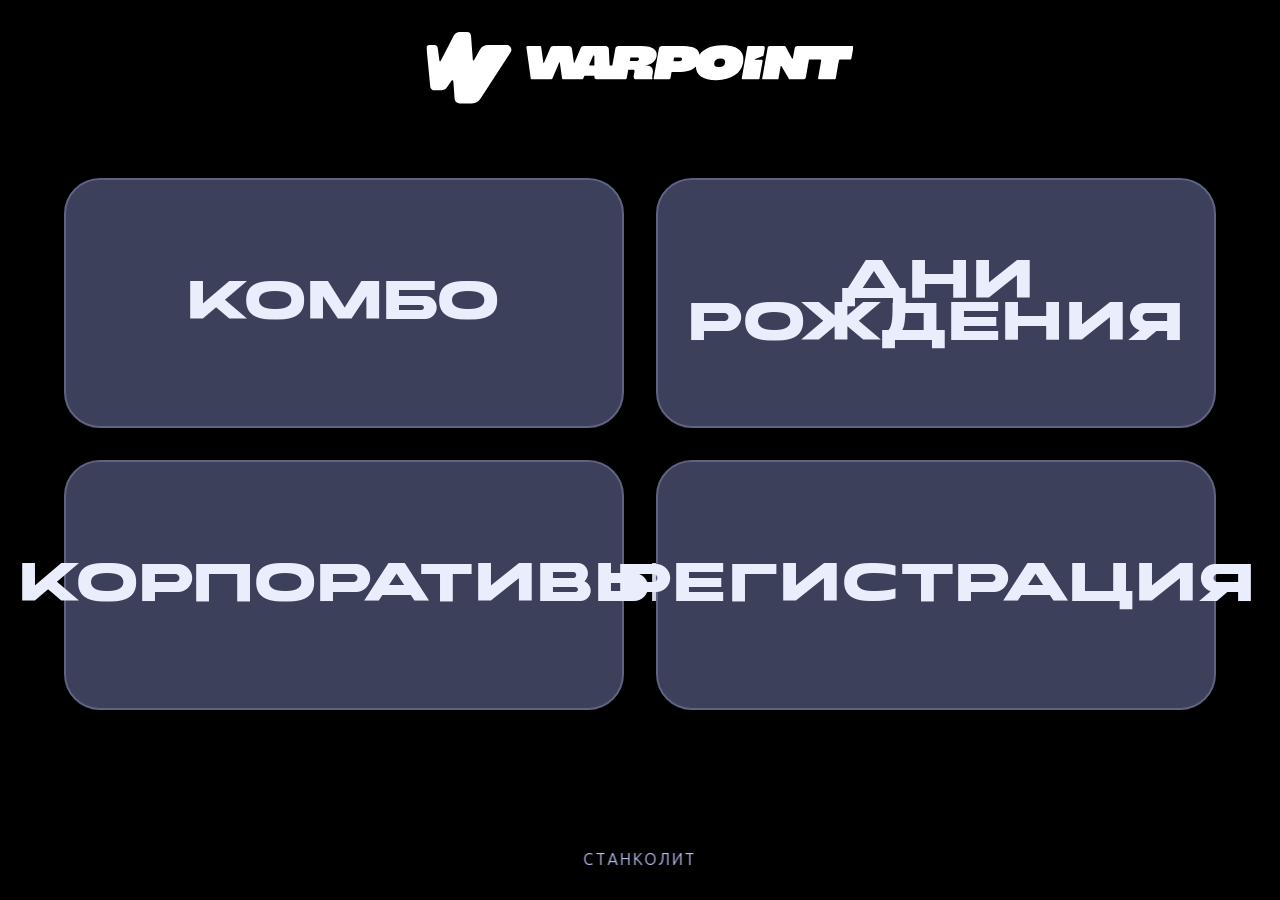
<file: index.html>
<!DOCTYPE html>
<html lang="en">
<head>
    <meta charset="UTF-8">
    <meta name="viewport" content="width=device-width, initial-scale=1.0, maximum-scale=1.0, user-scalable=no, viewport-fit=cover">
    <title>WARPOINT · Станколит</title>
    <link rel="stylesheet" href="styles.css">
</head>
<body class="home" id="main-page">
    <div class="app">
        <div class="logo-container">
            <div class="logo-svg-wrapper">
                <img class="logo-full" src="svgs/logofull.svg" alt="Full logo" draggable="false">
                <img class="logo-short" src="svgs/logoshort.svg" alt="Short logo" draggable="false">
            </div>
        </div>

        <div class="page-wrapper" id="pageWrapper">
            <div class="home-content" id="homeContent">
                <a href="#" class="nav-card" data-url="combo.html">Комбо</a>
                <a href="#" class="nav-card" data-url="birthdays.html">Дни рождения</a>
                <a href="#" class="nav-card" data-url="corporate.html">Корпоративы</a>
                <a href="#" class="nav-card" data-url="registration.html">Регистрация</a>
            </div>
        </div>
    </div>
    
    <div class="page-indicator" id="pageIndicator">Станколит</div>

    <script>
        (function() {
            const body = document.getElementById('main-page');
            const pageWrapper = document.getElementById('pageWrapper');
            const pageIndicator = document.getElementById('pageIndicator');
            let isTransitioning = false;

            // Анимация появления элементов
            function animateEntrance() {
                const cards = document.querySelectorAll('.nav-card');
                const indicator = document.getElementById('pageIndicator');
                
                // Сбрасываем классы
                cards.forEach(card => {
                    card.classList.remove('animate-item');
                });
                if (indicator) indicator.classList.remove('visible');
                
                // Форсируем reflow
                void document.body.offsetHeight;
                
                // Анимируем карточки с задержкой
                cards.forEach((card, index) => {
                    setTimeout(() => {
                        card.classList.add('animate-item');
                    }, index * 80);
                });
                
                // Анимируем индикатор
                setTimeout(() => {
                    if (indicator) indicator.classList.add('visible');
                }, cards.length * 80 + 50);
            }

            function navigateToInner(url) {
                if (isTransitioning) return;
                isTransitioning = true;
                
                body.classList.add('morphing');
                pageWrapper.classList.add('slide-out-left');
                
                setTimeout(() => {
                    window.location.href = url;
                }, 400);
            }

            document.querySelectorAll('.nav-card').forEach(card => {
                card.addEventListener('click', (e) => {
                    e.preventDefault();
                    const url = card.getAttribute('data-url');
                    navigateToInner(url);
                });
            });
            
            // Запускаем анимацию при загрузке
            animateEntrance();
        })();
    </script>
</body>
</html>
</file>
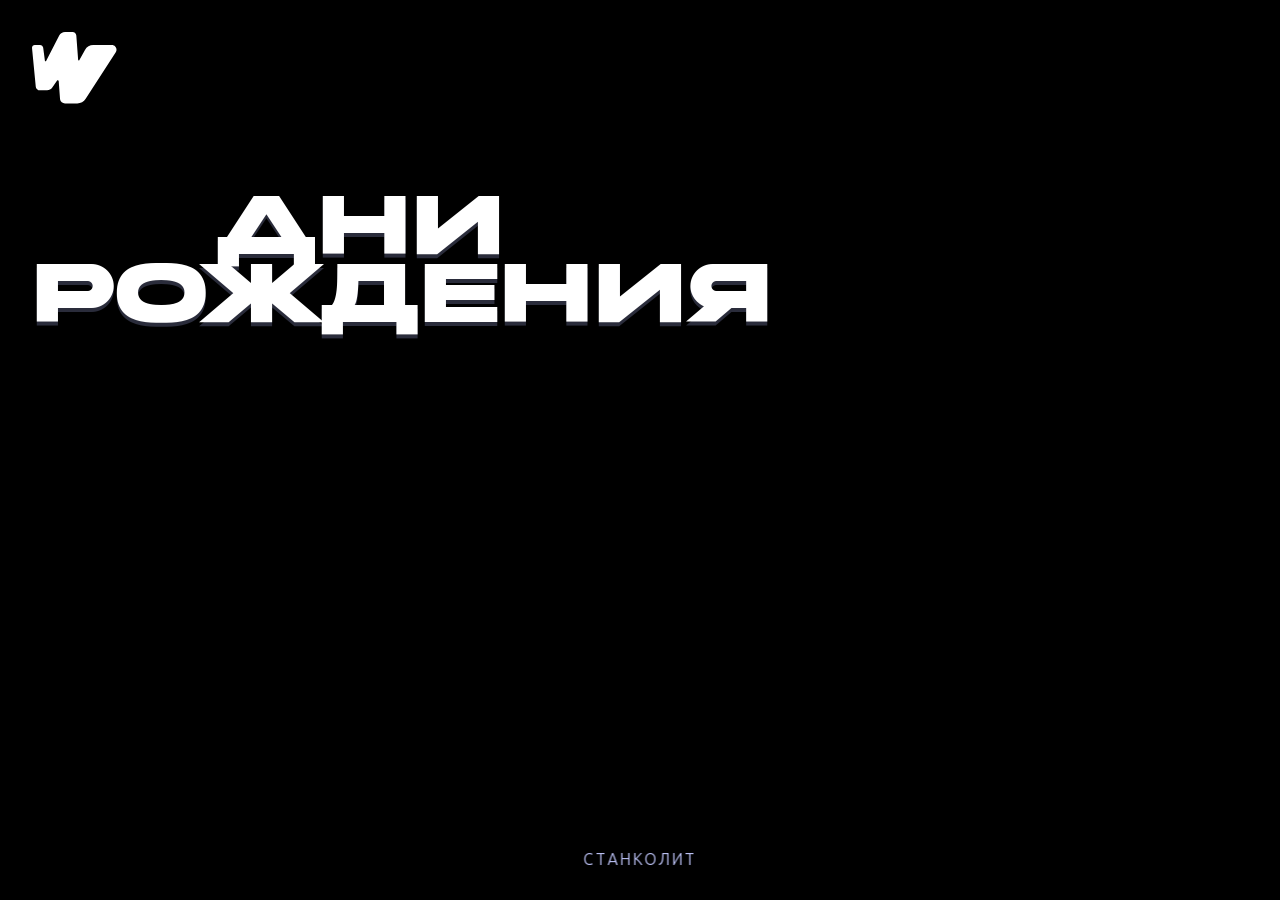
<file: birthdays.html>
<!DOCTYPE html>
<html lang="en">
<head>
    <meta charset="UTF-8">
    <meta name="viewport" content="width=device-width, initial-scale=1.0, maximum-scale=1.0, user-scalable=no, viewport-fit=cover">
    <title>WARPOINT · Дни Рождения</title>
    <link rel="stylesheet" href="styles.css">
</head>
<body class="inner" id="main-page">
    <div class="app">
        <div class="logo-container">
            <div class="logo-svg-wrapper">
                <img class="logo-full" src="svgs/logofull.svg" alt="Full logo" draggable="false">
                <img class="logo-short" src="svgs/logoshort.svg" alt="Short logo" draggable="false">
            </div>
        </div>

        <div class="page-wrapper" id="pageWrapper">
            <div class="inner-content" id="innerContent">
                <h2>Дни Рождения</h2>
            </div>
        </div>
    </div>
    
    <div class="page-indicator" id="pageIndicator">Станколит</div>

    <script>
        (function() {
            const body = document.getElementById('main-page');
            const pageWrapper = document.getElementById('pageWrapper');
            const pageIndicator = document.getElementById('pageIndicator');
            let isTransitioning = false;

            // Анимация появления элементов
            function animateEntrance() {
                const title = document.querySelector('.inner-content h2');
                const indicator = document.getElementById('pageIndicator');
                
                // Сбрасываем классы
                if (title) title.classList.remove('animate-item');
                if (indicator) indicator.classList.remove('visible');
                
                // Форсируем reflow
                void document.body.offsetHeight;
                
                // Анимируем заголовок
                setTimeout(() => {
                    if (title) title.classList.add('animate-item');
                }, 100);
                
                // Анимируем индикатор
                setTimeout(() => {
                    if (indicator) indicator.classList.add('visible');
                }, 300);
            }

            function navigateToHome() {
                if (isTransitioning) return;
                isTransitioning = true;
                
                body.classList.add('morphing');
                pageWrapper.style.transform = 'translateX(100%)';
                pageWrapper.style.transition = 'transform 0.4s cubic-bezier(0.65, 0, 0.35, 1)';
                
                setTimeout(() => {
                    window.location.href = 'index.html';
                }, 400);
            }

            document.querySelector('.logo-container').addEventListener('click', (e) => {
                e.preventDefault();
                navigateToHome();
            });
            
            setTimeout(() => {
                pageWrapper.style.transform = 'translateX(0)';
                pageWrapper.style.transition = 'transform 0.4s cubic-bezier(0.65, 0, 0.35, 1)';
            }, 50);
            
            // Запускаем анимацию появления
            animateEntrance();
        })();
    </script>
</body>
</html>
</file>
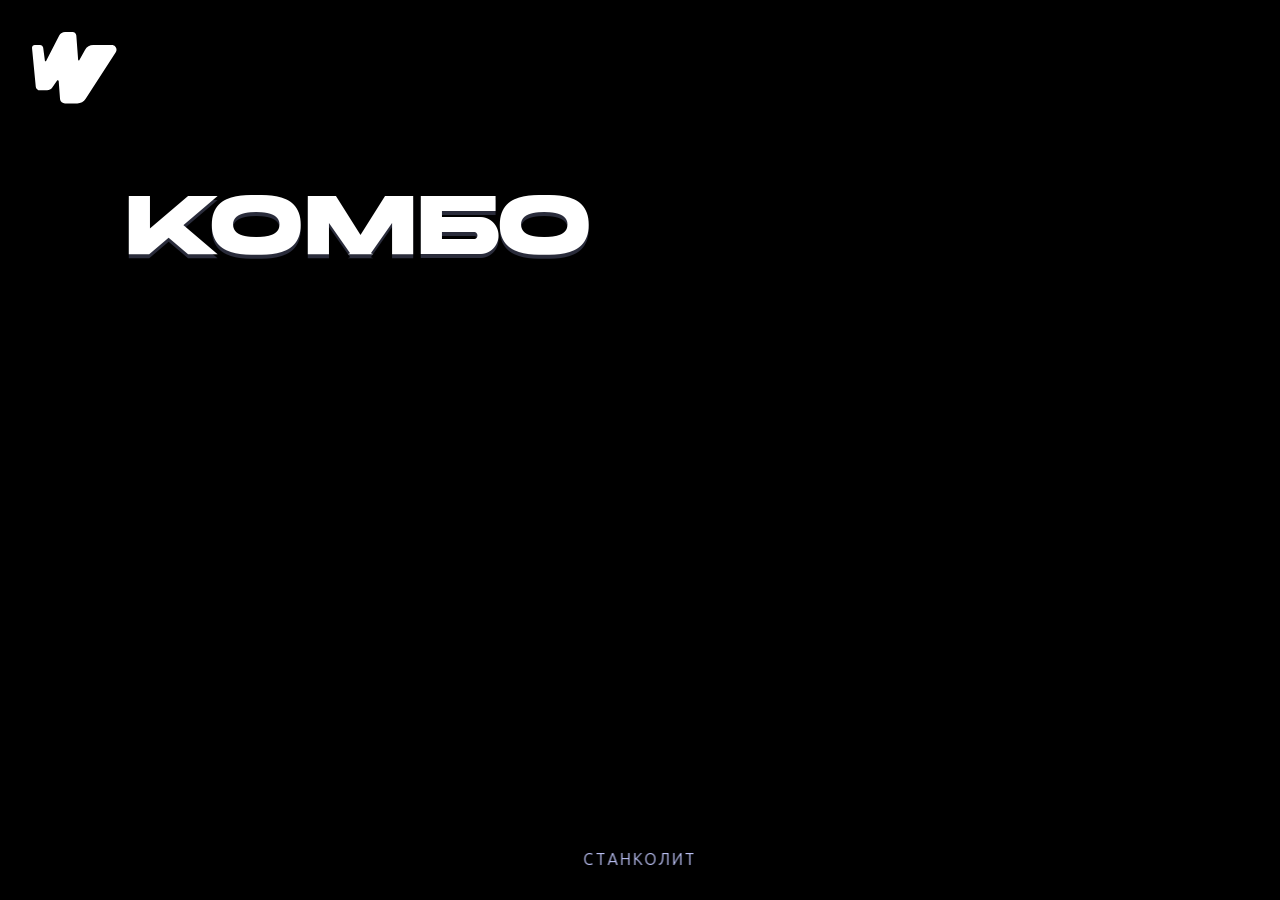
<file: combo.html>
<!DOCTYPE html>
<html lang="en">
<head>
    <meta charset="UTF-8">
    <meta name="viewport" content="width=device-width, initial-scale=1.0, maximum-scale=1.0, user-scalable=no, viewport-fit=cover">
    <title>WARPOINT · Комбо</title>
    <link rel="stylesheet" href="styles.css">
</head>
<body class="inner" id="main-page">
    <div class="app">
        <div class="logo-container">
            <div class="logo-svg-wrapper">
                <img class="logo-full" src="svgs/logofull.svg" alt="Full logo" draggable="false">
                <img class="logo-short" src="svgs/logoshort.svg" alt="Short logo" draggable="false">
            </div>
        </div>

        <div class="page-wrapper" id="pageWrapper">
            <div class="inner-content" id="innerContent">
                <h2>Комбо</h2>
            </div>
        </div>
    </div>
    
    <div class="page-indicator" id="pageIndicator">Станколит</div>

    <script>
        (function() {
            const body = document.getElementById('main-page');
            const pageWrapper = document.getElementById('pageWrapper');
            const pageIndicator = document.getElementById('pageIndicator');
            let isTransitioning = false;

            // Анимация появления элементов
            function animateEntrance() {
                const title = document.querySelector('.inner-content h2');
                const indicator = document.getElementById('pageIndicator');
                
                // Сбрасываем классы
                if (title) title.classList.remove('animate-item');
                if (indicator) indicator.classList.remove('visible');
                
                // Форсируем reflow
                void document.body.offsetHeight;
                
                // Анимируем заголовок
                setTimeout(() => {
                    if (title) title.classList.add('animate-item');
                }, 100);
                
                // Анимируем индикатор
                setTimeout(() => {
                    if (indicator) indicator.classList.add('visible');
                }, 300);
            }

            function navigateToHome() {
                if (isTransitioning) return;
                isTransitioning = true;
                
                body.classList.add('morphing');
                pageWrapper.style.transform = 'translateX(100%)';
                pageWrapper.style.transition = 'transform 0.4s cubic-bezier(0.65, 0, 0.35, 1)';
                
                setTimeout(() => {
                    window.location.href = 'index.html';
                }, 400);
            }

            document.querySelector('.logo-container').addEventListener('click', (e) => {
                e.preventDefault();
                navigateToHome();
            });
            
            setTimeout(() => {
                pageWrapper.style.transform = 'translateX(0)';
                pageWrapper.style.transition = 'transform 0.4s cubic-bezier(0.65, 0, 0.35, 1)';
            }, 50);
            
            // Запускаем анимацию появления
            animateEntrance();
        })();
    </script>
</body>
</html>
</file>
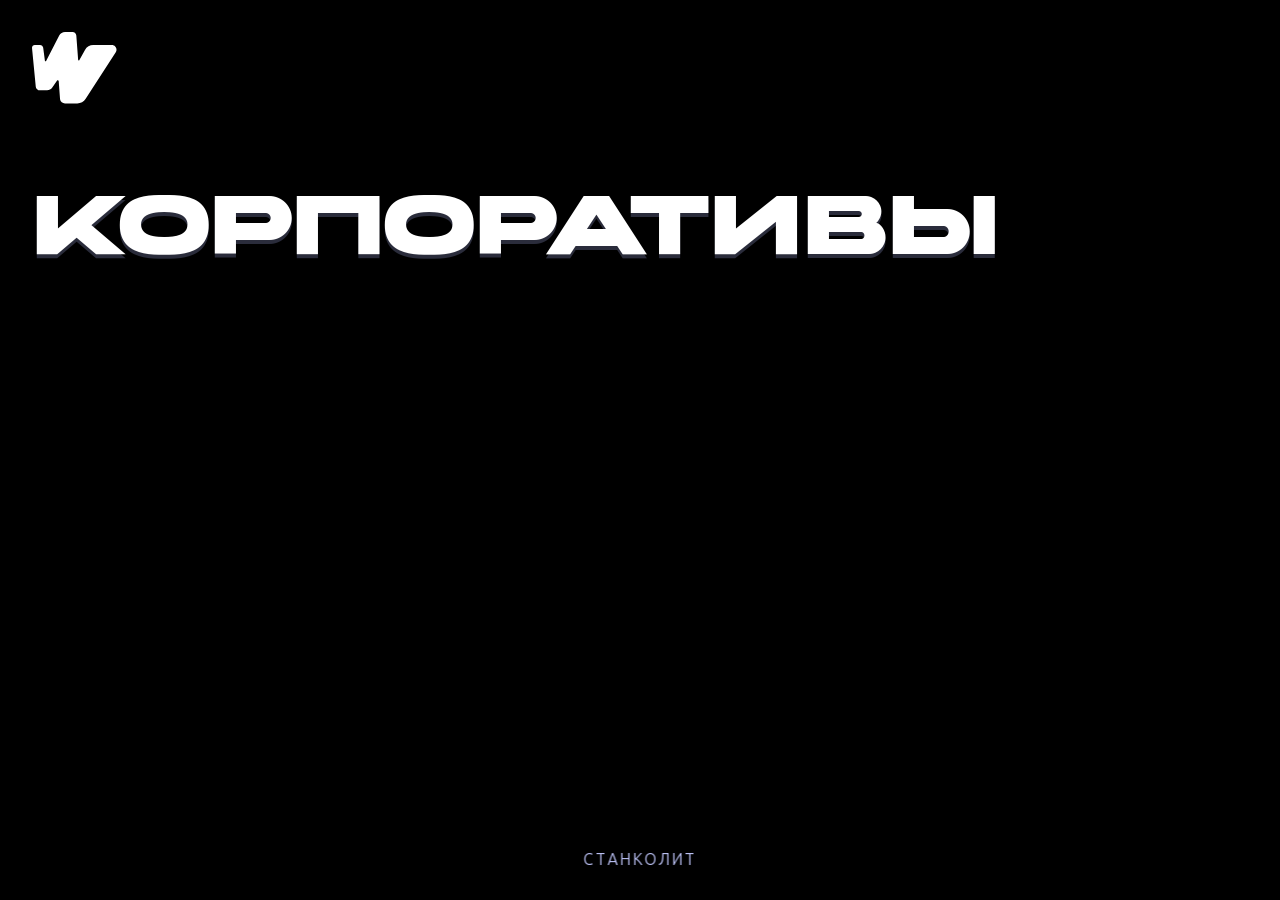
<file: corporate.html>
<!DOCTYPE html>
<html lang="en">
<head>
    <meta charset="UTF-8">
    <meta name="viewport" content="width=device-width, initial-scale=1.0, maximum-scale=1.0, user-scalable=no, viewport-fit=cover">
    <title>WARPOINT · Корпоративы</title>
    <link rel="stylesheet" href="styles.css">
</head>
<body class="inner" id="main-page">
    <div class="app">
        <div class="logo-container">
            <div class="logo-svg-wrapper">
                <img class="logo-full" src="svgs/logofull.svg" alt="Full logo" draggable="false">
                <img class="logo-short" src="svgs/logoshort.svg" alt="Short logo" draggable="false">
            </div>
        </div>

        <div class="page-wrapper" id="pageWrapper">
            <div class="inner-content" id="innerContent">
                <h2>Корпоративы</h2>
            </div>
        </div>
    </div>
    
    <div class="page-indicator" id="pageIndicator">Станколит</div>

    <script>
        (function() {
            const body = document.getElementById('main-page');
            const pageWrapper = document.getElementById('pageWrapper');
            const pageIndicator = document.getElementById('pageIndicator');
            let isTransitioning = false;

            // Анимация появления элементов
            function animateEntrance() {
                const title = document.querySelector('.inner-content h2');
                const indicator = document.getElementById('pageIndicator');
                
                // Сбрасываем классы
                if (title) title.classList.remove('animate-item');
                if (indicator) indicator.classList.remove('visible');
                
                // Форсируем reflow
                void document.body.offsetHeight;
                
                // Анимируем заголовок
                setTimeout(() => {
                    if (title) title.classList.add('animate-item');
                }, 100);
                
                // Анимируем индикатор
                setTimeout(() => {
                    if (indicator) indicator.classList.add('visible');
                }, 300);
            }

            function navigateToHome() {
                if (isTransitioning) return;
                isTransitioning = true;
                
                body.classList.add('morphing');
                pageWrapper.style.transform = 'translateX(100%)';
                pageWrapper.style.transition = 'transform 0.4s cubic-bezier(0.65, 0, 0.35, 1)';
                
                setTimeout(() => {
                    window.location.href = 'index.html';
                }, 400);
            }

            document.querySelector('.logo-container').addEventListener('click', (e) => {
                e.preventDefault();
                navigateToHome();
            });
            
            setTimeout(() => {
                pageWrapper.style.transform = 'translateX(0)';
                pageWrapper.style.transition = 'transform 0.4s cubic-bezier(0.65, 0, 0.35, 1)';
            }, 50);
            
            // Запускаем анимацию появления
            animateEntrance();
        })();
    </script>
</body>
</html>
</file>
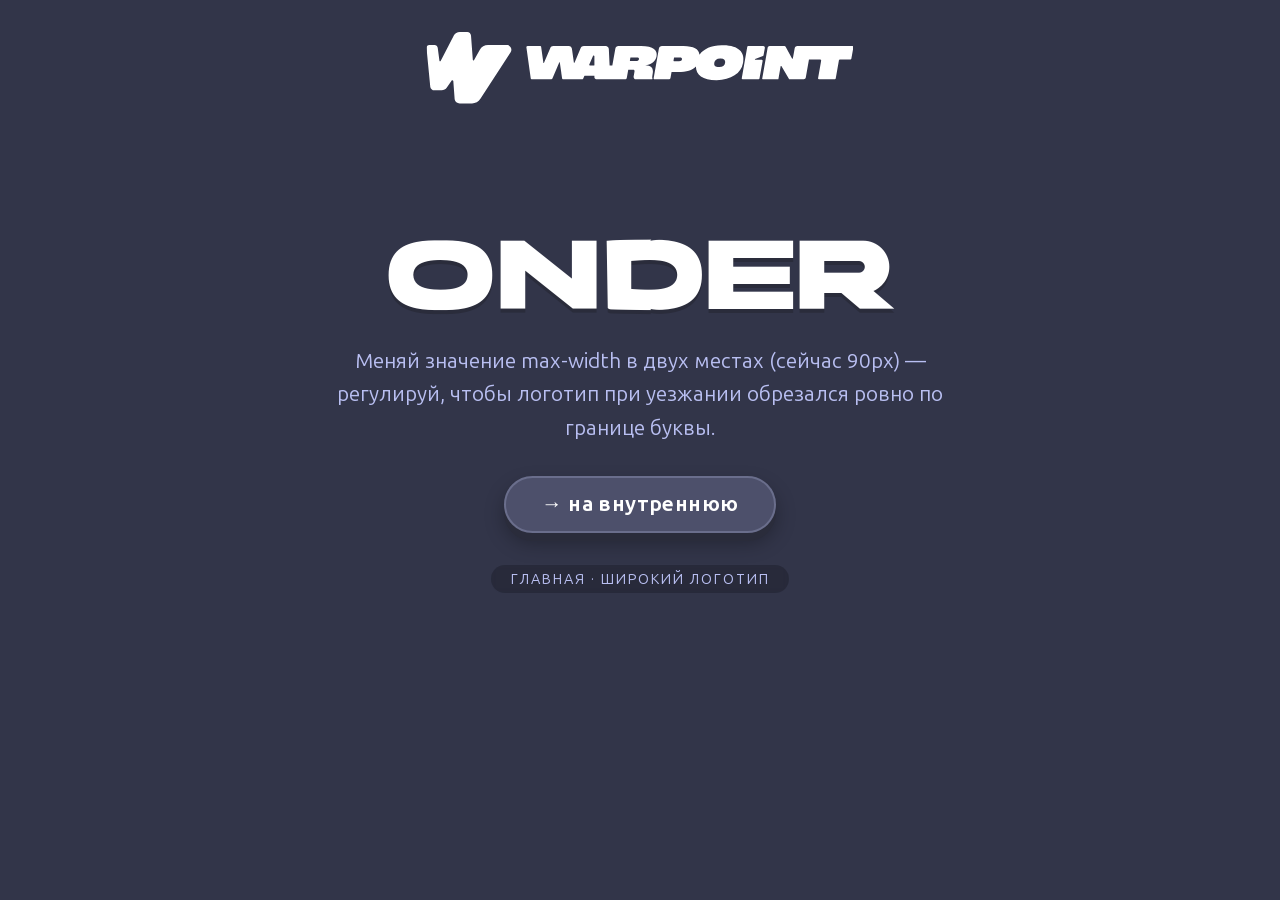
<file: indexx.html>
<!DOCTYPE html>
<html lang="en">
<head>
    <meta charset="UTF-8">
    <meta name="viewport" content="width=device-width, initial-scale=1.0, maximum-scale=1.0, user-scalable=no, viewport-fit=cover">
    <title>WARPOINT HOME</title>
    <style>
        @font-face {
            font-family: 'Onder';
            src: url('fonts/Onder.woff2') format('woff2');
            font-weight: normal;
            font-style: normal;
            font-display: swap;
        }

        @font-face {
            font-family: 'Ubuntu';
            src: url('fonts/UbuntuRegular.woff2') format('woff2');
            font-weight: normal;
            font-style: normal;
            font-display: swap;
        }

        @font-face {
            font-family: 'Ubuntu';
            src: url('fonts/UbuntuBold.woff2') format('woff2');
            font-weight: bold;
            font-style: normal;
            font-display: swap;
        }

        * {
            margin: 0;
            padding: 0;
            box-sizing: border-box;
        }

        body {
            background-color: #323549;
            font-family: 'Ubuntu', system-ui, -apple-system, sans-serif;
            min-height: 100vh;
            color: #eaeefc;
        }

        .app {
            max-width: 100vw;
            min-height: 100vh;
            padding: 1rem 2rem 2rem 2rem;
            display: flex;
            flex-direction: column;
            align-items: center;
            position: relative;
        }

        /* общие стили для логотипов */
        .logo-full, .logo-short {
            height: 8vh;
            min-height: 44px;
            width: auto;
            object-fit: contain;
            background: transparent;
            border: none;
            outline: none;
        }

        /* HOME */
        .home .logo-container {
            position: absolute;
            left: 50%;
            top: 2rem;
            transform: translateX(-50%);
            width: fit-content;
            overflow: hidden;
        }

        .home .logo-short {
            display: none;
        }

        .home .logo-full {
            display: block;
        }

        /* INNER */
        .inner .logo-container {
            position: absolute;
            left: 2rem;
            top: 2rem;
            transform: none;
            width: fit-content;
            overflow: hidden;
        }

        .inner .logo-full {
            display: none;
        }

        .inner .logo-short {
            display: block;
            cursor: pointer;
            height: 8vh;
            min-height: 44px;
        }

        .logo-container {
            transition: left 0.8s cubic-bezier(0.65, 0, 0.35, 1);
            z-index: 10;
        }

        .logo-link {
            display: inline-block;
            text-decoration: none;
            -webkit-tap-highlight-color: transparent;
            cursor: pointer;
        }

        .logo-svg-wrapper {
            display: flex;
            align-items: center;
            justify-content: center;
            width: fit-content;
        }

        /* АНИМАЦИЯ */
        body.morphing.home .logo-container {
            animation: moveLeft 0.8s cubic-bezier(0.65, 0, 0.35, 1) forwards;
        }

        body.morphing.home .logo-full {
            display: block;
            transform-origin: left center;
            width: auto;
            max-width: none;
        }

        body.morphing.home .logo-short {
            display: none;
        }

        body.morphing.inner .logo-container {
            animation: moveRight 0.8s cubic-bezier(0.65, 0, 0.35, 1) forwards;
        }

        body.morphing.inner .logo-short {
            display: block;
            animation: hideShort 0.8s cubic-bezier(0.65, 0, 0.35, 1) forwards;
        }

        body.morphing.inner .logo-full {
            display: block;
            transform-origin: left center;
            animation: cropAndGrow 0.8s cubic-bezier(0.65, 0, 0.35, 1) forwards;
        }

        @keyframes moveLeft {
            0% {
                left: 50%;
                transform: translateX(-50%);
                max-width: 100vw;
            }
            100% {
                left: 2rem;
                transform: translateX(0);
                /* ================================================================= */
                /* ЗНАЧЕНИЕ MAX-WIDTH ДЛЯ КОРОТКОГО ЛОГОТИПА (СКОЛЬКО ТЕКСТА ОБРЕЗАТЬ) */
                /* Сейчас 90px - регулируй эту цифру, чтобы логотип на внутренней     */
                /* странице был ровно по ширине буквы, без лишнего обрезания текста  */
                /* ================================================================= */
                max-width: 90px;
            }
        }

        @keyframes moveRight {
            0% {
                left: 2rem;
                transform: translateX(0);
                /* ================================================================= */
                /* ЗНАЧЕНИЕ MAX-WIDTH ДЛЯ СТАРТА АНИМАЦИИ (ДОЛЖНО СОВПАДАТЬ С ВЫШЕ) */
                /* Меняй одновременно с верхним значением, чтобы не было скачков     */
                /* ================================================================= */
                max-width: 90px;
            }
            100% {
                left: 52.5%;
                transform: translateX(-50%);
                max-width: 100vw;
            }
        }

        @keyframes hideShort {
            0% { opacity: 1; }
            5% { opacity: 0; }
            100% { opacity: 0; }
        }

        @keyframes cropAndGrow {
            0% {
                opacity: 0;
                clip-path: inset(0 25% 0 0);
            }
            5% {
                opacity: 1;
                clip-path: inset(0 25% 0 0);
            }
            100% {
                opacity: 1;
                clip-path: inset(0 0 0 0);
            }
        }

        /* КОНТЕНТ */
        .nav-links {
            display: flex;
            justify-content: center;
            width: 100%;
            margin-top: 25vh;
            z-index: 5;
        }

        .btn {
            background: #4d506b;
            color: white;
            border: none;
            border-radius: 60px;
            padding: 0.9rem 2.2rem;
            font-size: 1.3rem;
            font-weight: bold;
            font-family: 'Ubuntu', sans-serif;
            letter-spacing: 0.02em;
            box-shadow: 0 8px 0 #2a2c3b, 0 10px 20px rgba(0,0,0,0.3);
            cursor: pointer;
            -webkit-tap-highlight-color: transparent;
            border: 2px solid #6a6e8c;
            touch-action: manipulation;
        }

        .btn:active {
            transform: translateY(6px);
            box-shadow: 0 2px 0 #2a2c3b, 0 5px 12px rgba(0,0,0,0.3);
        }

        .inner .nav-links {
            display: none;
        }

        .page-indicator {
            color: #b9bff2;
            font-size: 0.9rem;
            text-transform: uppercase;
            letter-spacing: 2px;
            background: rgba(0,0,0,0.2);
            padding: 0.4rem 1.2rem;
            border-radius: 40px;
            align-self: center;
            margin-top: 2rem;
            backdrop-filter: blur(2px);
            font-family: 'Ubuntu', sans-serif;
            font-weight: normal;
        }

        /* контент для главной */
        .home-content {
            text-align: center;
            margin-top: 30vh;
            width: 100%;
            max-width: 650px;
        }

        .home-content h1 {
            font-family: 'Onder', cursive;
            font-size: 3.5rem;
            margin-bottom: 1.5rem;
            color: #ffffff;
            text-shadow: 0 4px 0 #2a2c3b;
            letter-spacing: 0.02em;
        }

        .home-content p {
            font-family: 'Ubuntu', sans-serif;
            font-size: 1.3rem;
            line-height: 1.6;
            color: #b9bff2;
            margin-bottom: 2rem;
        }

        /* контент для внутренней */
        .inner-content {
            width: 100%;
            max-width: 650px;
            margin-top: 20vh;
            text-align: left;
        }

        .inner-content h2 {
            font-family: 'Onder', cursive;
            font-size: 3rem;
            margin-bottom: 2rem;
            color: #ffffff;
            text-shadow: 0 4px 0 #2a2c3b;
        }

        .inner-content .card {
            background: #3d405b;
            padding: 2.2rem;
            border-radius: 2rem;
            border: 2px solid #5f6382;
            box-shadow: 0 15px 0 #2a2c3b;
        }

        .inner-content .card p {
            font-family: 'Ubuntu', sans-serif;
            font-size: 1.2rem;
            line-height: 1.7;
            color: #eaeefc;
            margin-bottom: 1.2rem;
        }

        .inner-content .card p:last-child {
            margin-bottom: 0;
        }

        .inner-content .card strong {
            font-weight: bold;
            color: #ffffff;
            font-size: 1.25rem;
        }

        img {
            background: transparent;
            border: none;
            outline: none;
        }

        body {
            overflow-x: hidden;
        }

        .home .logo-full {
            margin: 0 auto;
        }

        @media (orientation: landscape) {
            .home .logo-container {
                top: 2rem;
            }
            .inner .logo-container {
                top: 2rem;
            }
            .home-content {
                margin-top: 25vh;
            }
            .inner-content {
                margin-top: 15vh;
            }
        }
    </style>
</head>
<body class="home" id="main-page">
    <div class="app">
        <div class="logo-container">
            <a href="#" class="logo-link" id="logoButton" onclick="return false;">
                <div class="logo-svg-wrapper">
                    <img class="logo-full" src="svgs/logofull.svg" alt="Full logo" draggable="false">
                    <img class="logo-short" src="svgs/logoshort.svg" alt="Short logo" draggable="false">
                </div>
            </a>
        </div>

        <!-- контент для главной страницы -->
        <div class="home-content" id="homeContent">
            <h1>Onder</h1>
            <p>Меняй значение max-width в двух местах (сейчас 90px) — регулируй, чтобы логотип при уезжании обрезался ровно по границе буквы.</p>
            <button class="btn" id="toInnerBtn">→ на внутреннюю</button>
        </div>

        <!-- контент для внутренней страницы -->
        <div class="inner-content" id="innerContent" style="display: none;">
            <h2>Внутренняя</h2>
            <div class="card">
                <p><strong>Ручная регулировка</strong></p>
                <p>Найди значение, при котором нет скачка и логотип на внутренней странице отображается только с буквой (текст обрезан).</p>
                <p>Как подберёшь — напиши, подгоню анимацию.</p>
            </div>
        </div>

        <!-- индикатор -->
        <div class="page-indicator" id="pageLabel">главная · широкий логотип</div>
    </div>

    <script>
        (function() {
            const body = document.getElementById('main-page');
            const toInnerBtn = document.getElementById('toInnerBtn');
            const logoBtn = document.getElementById('logoButton');
            const pageLabel = document.getElementById('pageLabel');
            const homeContent = document.getElementById('homeContent');
            const innerContent = document.getElementById('innerContent');
            const logoContainer = document.querySelector('.logo-container');
            
            let isAnimating = false;

            function navigateTo(targetPage) {
                if (isAnimating) return;
                
                const currentIsHome = body.classList.contains('home');
                
                if ((targetPage === 'home' && currentIsHome) || (targetPage === 'inner' && !currentIsHome)) {
                    return;
                }

                isAnimating = true;
                body.classList.add('morphing');

                setTimeout(() => {
                    if (targetPage === 'inner') {
                        body.classList.remove('home');
                        body.classList.add('inner');
                        pageLabel.innerText = 'внутренняя · короткий логотип (кликни по нему)';
                        homeContent.style.display = 'none';
                        innerContent.style.display = 'block';
                        logoContainer.style.maxWidth = '';
                    } else {
                        body.classList.remove('inner');
                        body.classList.add('home');
                        pageLabel.innerText = 'главная · широкий логотип';
                        homeContent.style.display = 'block';
                        innerContent.style.display = 'none';
                        logoContainer.style.maxWidth = '';
                    }
                    
                    body.classList.remove('morphing');
                    isAnimating = false;
                }, 800);
            }

            toInnerBtn.addEventListener('click', () => navigateTo('inner'));

            logoBtn.addEventListener('click', () => {
                if (body.classList.contains('inner')) {
                    navigateTo('home');
                }
            });

            document.querySelectorAll('.logo-full, .logo-short').forEach(img => {
                img.onerror = function() {
                    if (this.classList.contains('logo-short')) {
                        this.style.backgroundColor = '#8a6de9';
                        this.style.width = '70px';
                        this.style.height = '44px';
                        this.style.borderRadius = '8px';
                    } else {
                        this.style.backgroundColor = '#8a6de9';
                        this.style.width = '180px';
                        this.style.height = '44px';
                        this.style.borderRadius = '8px';
                        this.style.background = 'linear-gradient(90deg, #8a6de9 90px, #b09aff 90px)';
                    }
                };
            });

            const style = document.createElement('style');
            style.textContent = `
                .inner .logo-link {
                    cursor: pointer;
                }
                .home .logo-link {
                    cursor: default;
                }
                img {
                    border: none !important;
                    outline: none !important;
                    box-shadow: none !important;
                }
            `;
            document.head.appendChild(style);
        })();
    </script>
</body>
</html>
</file>
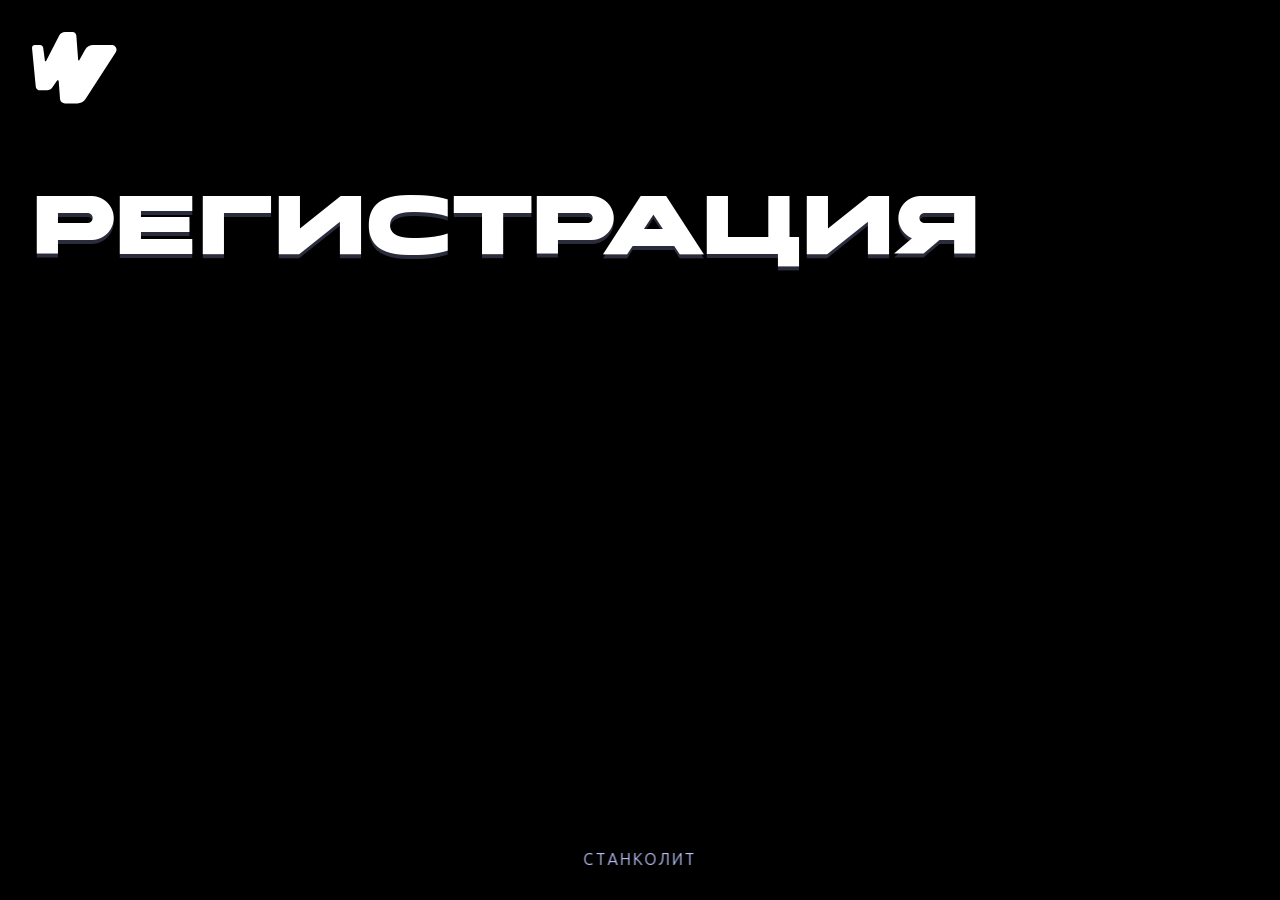
<file: registration.html>
<!DOCTYPE html>
<html lang="en">
<head>
    <meta charset="UTF-8">
    <meta name="viewport" content="width=device-width, initial-scale=1.0, maximum-scale=1.0, user-scalable=no, viewport-fit=cover">
    <title>WARPOINT · Регистрация</title>
    <link rel="stylesheet" href="styles.css">
</head>
<body class="inner" id="main-page">
    <div class="app">
        <div class="logo-container">
            <div class="logo-svg-wrapper">
                <img class="logo-full" src="svgs/logofull.svg" alt="Full logo" draggable="false">
                <img class="logo-short" src="svgs/logoshort.svg" alt="Short logo" draggable="false">
            </div>
        </div>

        <div class="page-wrapper" id="pageWrapper">
            <div class="inner-content" id="innerContent">
                <h2>Регистрация</h2>
            </div>
        </div>
    </div>
    
    <div class="page-indicator" id="pageIndicator">Станколит</div>

    <script>
        (function() {
            const body = document.getElementById('main-page');
            const pageWrapper = document.getElementById('pageWrapper');
            const pageIndicator = document.getElementById('pageIndicator');
            let isTransitioning = false;

            // Анимация появления элементов
            function animateEntrance() {
                const title = document.querySelector('.inner-content h2');
                const indicator = document.getElementById('pageIndicator');
                
                // Сбрасываем классы
                if (title) title.classList.remove('animate-item');
                if (indicator) indicator.classList.remove('visible');
                
                // Форсируем reflow
                void document.body.offsetHeight;
                
                // Анимируем заголовок
                setTimeout(() => {
                    if (title) title.classList.add('animate-item');
                }, 100);
                
                // Анимируем индикатор
                setTimeout(() => {
                    if (indicator) indicator.classList.add('visible');
                }, 300);
            }

            function navigateToHome() {
                if (isTransitioning) return;
                isTransitioning = true;
                
                body.classList.add('morphing');
                pageWrapper.style.transform = 'translateX(100%)';
                pageWrapper.style.transition = 'transform 0.4s cubic-bezier(0.65, 0, 0.35, 1)';
                
                setTimeout(() => {
                    window.location.href = 'index.html';
                }, 400);
            }

            document.querySelector('.logo-container').addEventListener('click', (e) => {
                e.preventDefault();
                navigateToHome();
            });
            
            setTimeout(() => {
                pageWrapper.style.transform = 'translateX(0)';
                pageWrapper.style.transition = 'transform 0.4s cubic-bezier(0.65, 0, 0.35, 1)';
            }, 50);
            
            // Запускаем анимацию появления
            animateEntrance();
        })();
    </script>
</body>
</html>
</file>
<file: styles.css>
@font-face {
    font-family: 'Onder';
    src: url('fonts/Onder.woff2') format('woff2');
    font-weight: normal;
    font-style: normal;
    font-display: swap;
}

@font-face {
    font-family: 'Ubuntu';
    src: url('fonts/UbuntuRegular.woff2') format('woff2');
    font-weight: normal;
    font-style: normal;
    font-display: swap;
}

@font-face {
    font-family: 'Ubuntu';
    src: url('fonts/UbuntuBold.woff2') format('woff2');
    font-weight: bold;
    font-style: normal;
    font-display: swap;
}

:root {
    /* СКОЛЬКО ПРОЦЕНТОВ ЛОГОФУЛА ОСТАВЛЯЕМ (ЭТО ШИРИНА ЛОГОШОРТ) */
    --short-logo-width: 22%;
}

* {
    margin: 0;
    padding: 0;
    box-sizing: border-box;
}

body {
    background-color: #000000;
    /* background-color: #323549; BG WP Color */
    font-family: 'Ubuntu', system-ui, -apple-system, sans-serif;
    min-height: 100vh;
    color: #eaeefc;
    overflow-x: hidden;
}

.app {
    max-width: 100vw;
    min-height: 100vh;
    padding: 1rem 2rem 2rem 2rem;
    display: flex;
    flex-direction: column;
    align-items: center;
    position: relative;
}

/* ЛОГОТИПЫ */
.logo-container {
    position: absolute;
    top: 2rem;
    z-index: 100;
    width: auto;
    overflow: visible;
}

.logo-svg-wrapper {
    position: relative;
    display: flex;
    align-items: center;
    justify-content: center;
    width: fit-content;
}

.logo-full, .logo-short {
    height: 8vh;
    min-height: 44px;
    width: auto;
    object-fit: contain;
    background: transparent;
    border: none;
    outline: none;
    display: block;
}

.logo-short {
    position: absolute;
    top: 0;
    left: 0;
    opacity: 0;
    pointer-events: none;
}

/* HOME - логотип по центру */
.home .logo-container {
    left: 50%;
    transform: translateX(-50%);
}

.home .logo-full {
    display: block;
}

.home .logo-short {
    display: block;
}

/* INNER - логотип слева, только logoshort */
.inner .logo-container {
    left: 2rem;
    transform: none;
}

.inner .logo-full {
    display: none !important;
}

.inner .logo-short {
    display: block;
    position: relative;
    opacity: 1;
    pointer-events: auto;
    cursor: pointer;
}

/* АНИМАЦИЯ ЛОГОТИПА */
body.morphing .logo-container {
    will-change: left, transform;
}

/* ГЛАВНАЯ → ВНУТРЕННЯЯ */
body.morphing.home .logo-container {
    animation: slideToLeft 0.4s cubic-bezier(0.65, 0, 0.35, 1) forwards;
}

body.morphing.home .logo-full {
    animation: cropToShort 0.4s cubic-bezier(0.65, 0, 0.35, 1) forwards;
}

body.morphing.home .logo-short {
    animation: showShortAtEnd 0.4s step-end forwards;
}

/* ВНУТРЕННЯЯ → ГЛАВНАЯ */
body.morphing.inner .logo-container {
    animation: slideToCenter 0.4s cubic-bezier(0.65, 0, 0.35, 1) forwards;
}

body.morphing.inner .logo-short {
    animation: hideShortAtStart 0.4s step-start forwards;
}

body.morphing.inner .logo-full {
    display: block !important;
    animation: growFromShort 0.4s cubic-bezier(0.65, 0, 0.35, 1) forwards;
}

/* КЛЮЧЕВЫЕ КАДРЫ */
@keyframes slideToLeft {
    0% {
        left: 50%;
        transform: translateX(-50%);
    }
    100% {
        left: 2rem;
        transform: translateX(0);
    }
}

@keyframes cropToShort {
    0% {
        clip-path: inset(0 0 0 0);
    }
    100% {
        clip-path: inset(0 calc(100% - var(--short-logo-width)) 0 0);
    }
}

@keyframes showShortAtEnd {
    0% {
        opacity: 0;
    }
    99% {
        opacity: 0;
    }
    100% {
        opacity: 1;
    }
}

@keyframes slideToCenter {
    0% {
        left: 2rem;
        transform: translateX(0);
    }
    100% {
        left: 52.4%;
        transform: translateX(-50%);
    }
}

@keyframes hideShortAtStart {
    0% {
        opacity: 1;
    }
    1% {
        opacity: 0;
    }
    100% {
        opacity: 0;
    }
}

@keyframes growFromShort {
    0% {
        clip-path: inset(0 calc(100% - var(--short-logo-width)) 0 0);
    }
    100% {
        clip-path: inset(0 0 0 0);
    }
}

/* АНИМАЦИЯ СТРАНИЦ — СЛАЙД */
.page-wrapper {
    position: relative;
    width: 100%;
    transition: transform 0.4s cubic-bezier(0.65, 0, 0.35, 1);
}

.page-wrapper.slide-out-left {
    transform: translateX(-100%);
}

/* ========== АНИМАЦИЯ ПОЯВЛЕНИЯ ЭЛЕМЕНТОВ ========== */
.animate-item {
    opacity: 0;
    transform: translateX(-30px);
    animation: slideInFromLeft 0.3s cubic-bezier(0.2, 0.9, 0.4, 1.1) forwards;
}

@keyframes slideInFromLeft {
    0% {
        opacity: 0;
        transform: translateX(-30px);
    }
    100% {
        opacity: 1;
        transform: translateX(0);
    }
}

/* Задержки для карточек на главной */
.nav-card {
    opacity: 0;
    transform: translateX(-30px);
}

.nav-card.animate-item {
    animation: slideInFromLeft 0.3s cubic-bezier(0.2, 0.9, 0.4, 1.1) forwards;
}

/* Задержки для заголовка на внутренних страницах */
.inner-content h2 {
    opacity: 0;
    transform: translateX(-30px);
}

.inner-content h2.animate-item {
    animation: slideInFromLeft 0.3s cubic-bezier(0.2, 0.9, 0.4, 1.1) forwards;
}

/* КОНТЕНТ */
.page-indicator {
    color: #b9bff2;
    font-size: 1rem;
    text-transform: uppercase;
    letter-spacing: 2px;
    background: rgba(0,0,0,0.2);
    padding: 0.5rem 1.5rem;
    border-radius: 40px;
    backdrop-filter: blur(2px);
    font-family: 'Ubuntu', sans-serif;
    font-weight: normal;
    position: fixed;
    bottom: 1.5rem;
    left: 50%;
    transform: translateX(-50%);
    z-index: 50;
    white-space: nowrap;
    opacity: 0;
    transform: translateX(-50%) translateY(20px);
    transition: opacity 0.3s ease, transform 0.3s ease;
}

.page-indicator.visible {
    opacity: 1;
    transform: translateX(-50%) translateY(0);
}

/* КАРТОЧКИ НА ГЛАВНОЙ — УМЕНЬШЕННЫЕ */
.home-content {
    width: 100%;
    max-width: 1600px;
    margin: 18vh auto 0;
    display: grid;
    grid-template-columns: repeat(2, 1fr);
    column-gap: 2.5rem;
    row-gap: 2.5rem;
    padding: 0 2rem;
    position: relative;
    z-index: 5;
    justify-items: center;
    align-items: center;
}

.nav-card {
    width: 100%;
    min-width: 320px;
    height: 280px;
    background: #3d405b;
    padding: 1.5rem;
    border-radius: 40px;
    border: 2px solid #5f6382;
    box-shadow: 0 10px 18px -4px rgba(0, 0, 0, 0.4);
    text-align: center;
    text-decoration: none;
    color: #eaeefc;
    font-family: 'Onder', cursive;
    font-size: 2.2rem;
    font-weight: normal;
    letter-spacing: 0.02em;
    display: flex;
    align-items: center;
    justify-content: center;
    transition: transform 0.15s ease, box-shadow 0.15s ease;
    cursor: pointer;
    -webkit-tap-highlight-color: transparent;
    line-height: 1.3;
}

.nav-card:hover {
    transform: translateY(-3px);
    box-shadow: 0 16px 24px -6px rgba(0, 0, 0, 0.5);
}

.nav-card:active {
    transform: translateY(0);
    box-shadow: 0 10px 18px -4px rgba(0, 0, 0, 0.4);
}

/* ВНУТРЕННИЕ СТРАНИЦЫ */
.inner-content {
    width: 100%;
    max-width: 650px;
    margin-top: 20vh;
    text-align: center;
    position: relative;
    z-index: 5;
}

.inner-content h2 {
    font-family: 'Onder', cursive;
    font-size: 3rem;
    margin-bottom: 2rem;
    color: #ffffff;
    text-shadow: 0 4px 0 #2a2c3b;
}

/* ДОПОЛНИТЕЛЬНО */
img {
    background: transparent;
    border: none;
    outline: none;
}

.home .logo-link {
    cursor: default;
}

.inner .logo-link {
    cursor: pointer;
}

/* АДАПТИВНОСТЬ */
@media (max-width: 1400px) {
    .home-content {
        max-width: 1300px;
        column-gap: 2rem;
        row-gap: 2rem;
    }
    
    .nav-card {
        min-width: 280px;
        height: 250px;
        font-size: 2rem;
        border-radius: 36px;
    }
}

@media (max-width: 1100px) {
    .home-content {
        max-width: 1000px;
        column-gap: 1.8rem;
        row-gap: 1.8rem;
    }
    
    .nav-card {
        min-width: 260px;
        height: 230px;
        font-size: 1.8rem;
        border-radius: 32px;
        padding: 1.2rem;
    }
}

@media (max-width: 900px) {
    .home-content {
        max-width: 800px;
        column-gap: 1.5rem;
        row-gap: 1.5rem;
    }
    
    .nav-card {
        min-width: 240px;
        height: 210px;
        font-size: 1.6rem;
        border-radius: 28px;
        padding: 1rem;
    }
}
</file>
